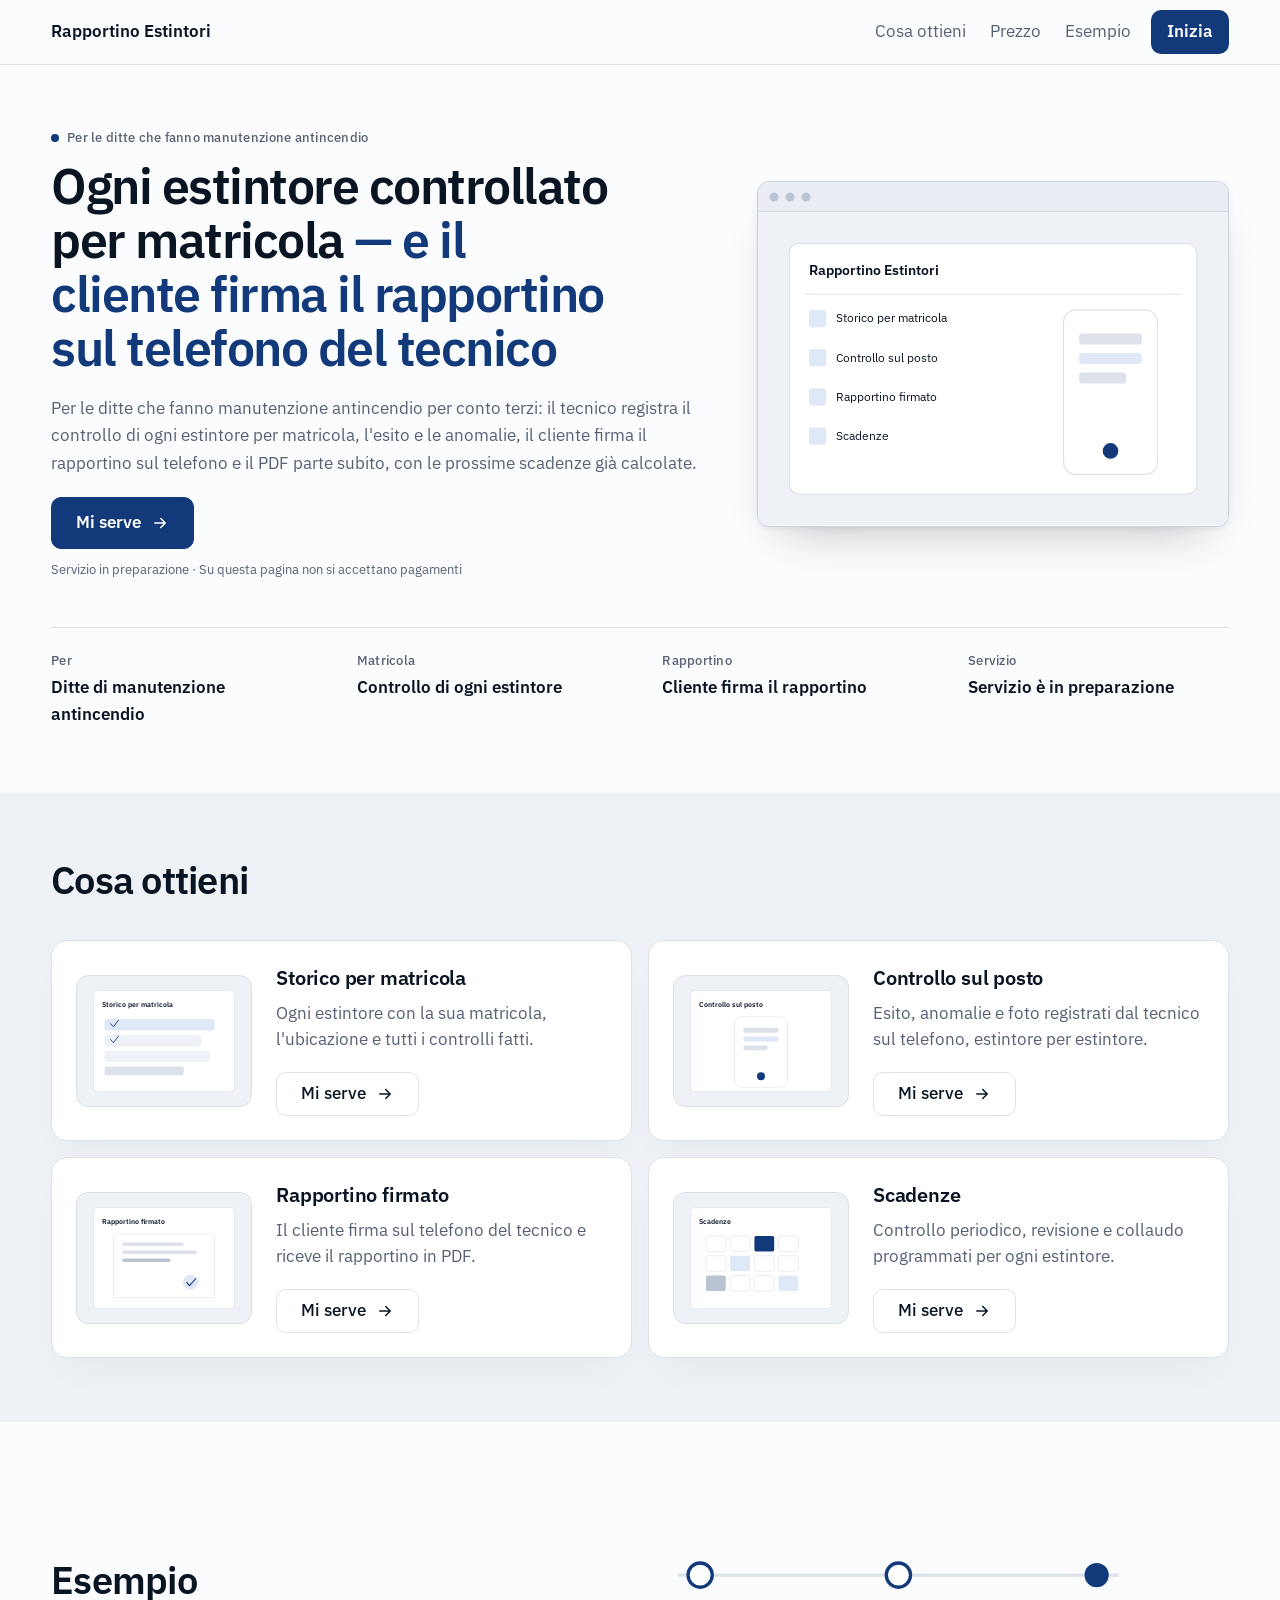
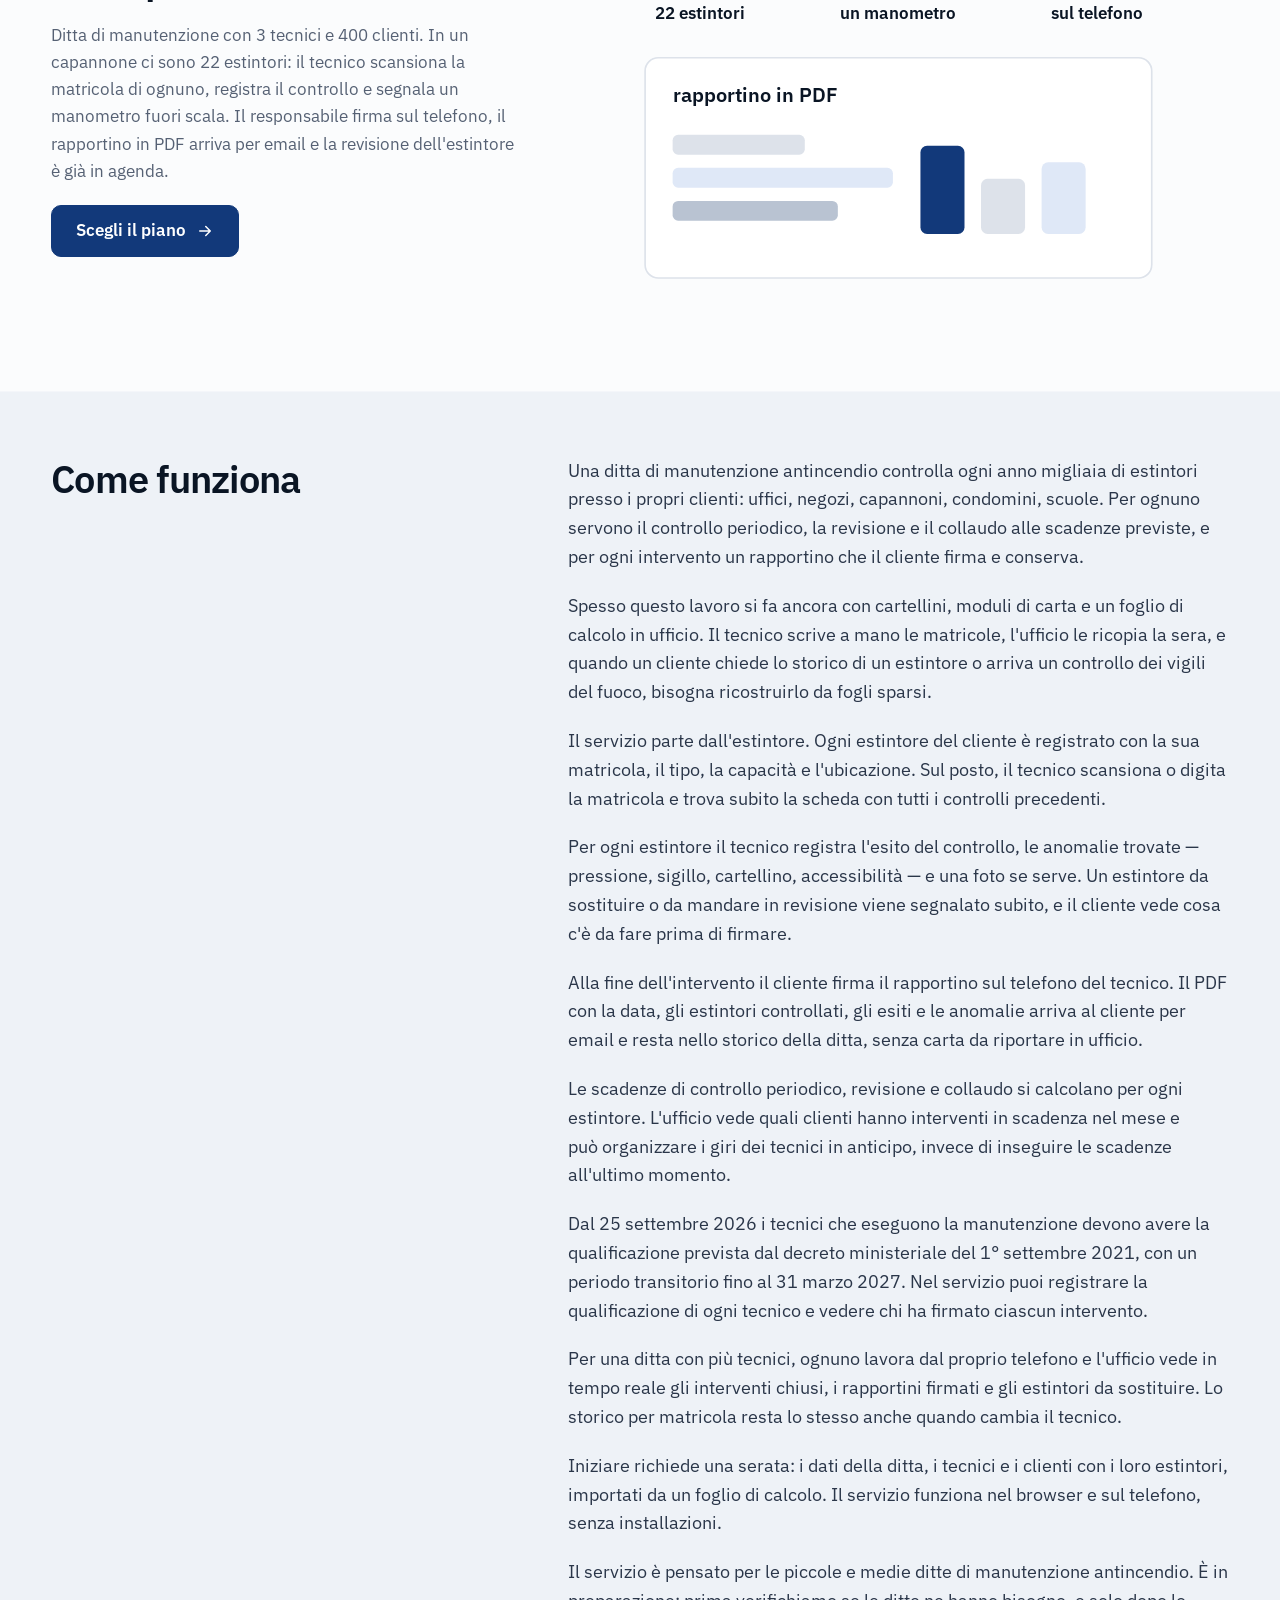
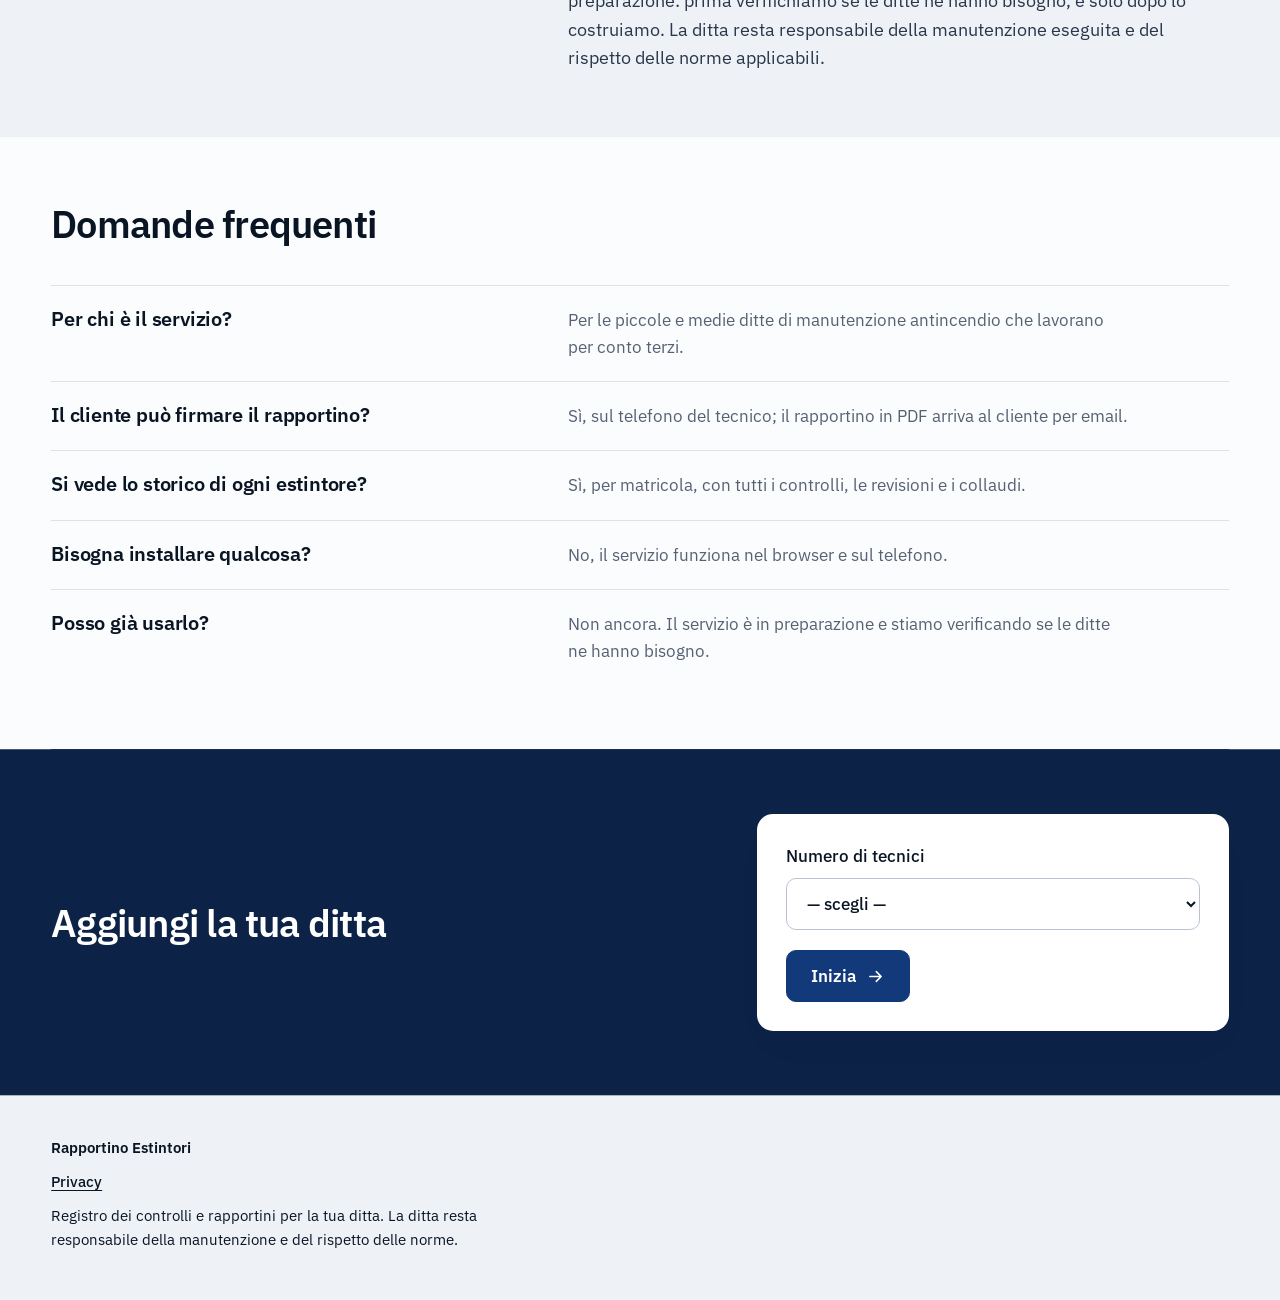
<file: index.html>
<!doctype html>
<html lang="it-IT">
<head>
<meta charset="utf-8">
<!-- Google Tag Manager -->
<script>(function(w,d,s,l,i){w[l]=w[l]||[];w[l].push({'gtm.start':
new Date().getTime(),event:'gtm.js'});var f=d.getElementsByTagName(s)[0],
j=d.createElement(s),dl=l!='dataLayer'?'&l='+l:'';j.async=true;j.src=
'https://www.googletagmanager.com/gtm.js?id='+i+dl;f.parentNode.insertBefore(j,f);
})(window,document,'script','dataLayer','GTM-N4QFD4R3');</script>
<!-- End Google Tag Manager -->
<meta name="viewport" content="width=device-width,initial-scale=1">
<link rel="canonical" href="https://estintori.dokufile.com/">
<title>Controllo estintori per matricola e rapportino firmato</title>
<meta name="description" content="Per le ditte di manutenzione antincendio: controllo di ogni estintore per matricola sul telefono e rapportino PDF firmato dal cliente.">
<link rel="icon" href="favicon.svg">
<link rel="stylesheet" href="style.css">
<link rel="preconnect" href="https://fonts.googleapis.com">
<link rel="preconnect" href="https://fonts.gstatic.com" crossorigin>
<link rel="stylesheet" href="https://fonts.googleapis.com/css2?family=IBM+Plex+Sans:wght@400;500;600&display=swap">
<link rel="stylesheet" href="variant.css">
<script src="smoke.js" defer></script>
<!-- faq-jsonld:start -->
<script type="application/ld+json">
{
 "@context": "https://schema.org",
 "@type": "FAQPage",
 "mainEntity": [
  {
   "@type": "Question",
   "name": "Per chi è il servizio?",
   "acceptedAnswer": {
    "@type": "Answer",
    "text": "Per le piccole e medie ditte di manutenzione antincendio che lavorano per conto terzi."
   }
  },
  {
   "@type": "Question",
   "name": "Il cliente può firmare il rapportino?",
   "acceptedAnswer": {
    "@type": "Answer",
    "text": "Sì, sul telefono del tecnico; il rapportino in PDF arriva al cliente per email."
   }
  },
  {
   "@type": "Question",
   "name": "Si vede lo storico di ogni estintore?",
   "acceptedAnswer": {
    "@type": "Answer",
    "text": "Sì, per matricola, con tutti i controlli, le revisioni e i collaudi."
   }
  },
  {
   "@type": "Question",
   "name": "Bisogna installare qualcosa?",
   "acceptedAnswer": {
    "@type": "Answer",
    "text": "No, il servizio funziona nel browser e sul telefono."
   }
  },
  {
   "@type": "Question",
   "name": "Posso già usarlo?",
   "acceptedAnswer": {
    "@type": "Answer",
    "text": "Non ancora. Il servizio è in preparazione e stiamo verificando se le ditte ne hanno bisogno."
   }
  }
 ]
}
</script>
<!-- faq-jsonld:end -->
</head>
<body>
<!-- Google Tag Manager (noscript) -->
<noscript><iframe src="https://www.googletagmanager.com/ns.html?id=GTM-N4QFD4R3"
height="0" width="0" style="display:none;visibility:hidden"></iframe></noscript>
<!-- End Google Tag Manager (noscript) -->

<header><div class="shell">
  <a class="home" href="index.html" data-ev="click_logo_home">Rapportino Estintori</a>
  <nav><a href="#cosa" data-ev="click_nav_cosa">Cosa ottieni</a><a href="price.html" data-ev="click_nav_prezzo">Prezzo</a><a href="#esempio" data-ev="click_nav_esempio">Esempio</a><a href="#start" data-ev="click_nav_start">Inizia</a></nav>
</div></header>

<main class="shell">
  <section class="split">
    <div class="stack">
      <p class="meta rise"><span class="dot"></span> Per le ditte che fanno manutenzione antincendio</p>
      <h1 class="rise" style="--i:1" data-len="long">Ogni estintore controllato per matricola&nbsp;<span class="soft">— e il cliente firma il rapportino sul telefono del tecnico</span></h1>
      <p class="rise" style="--i:2">Per le ditte che fanno manutenzione antincendio per conto terzi: il tecnico registra il controllo di ogni estintore per matricola, l'esito e le anomalie, il cliente firma il rapportino sul telefono e il PDF parte subito, con le prossime scadenze già calcolate.</p>
      <a class="button rise" style="--i:3" href="price.html" data-ev="cta_click">Mi serve</a>
      <p class="meta rise" style="--i:4">Servizio in preparazione · Su questa pagina non si accettano pagamenti</p>
    </div>
    <figure class="window rise" style="--i:2"><svg aria-hidden="true" focusable="false" class="shot" xmlns="http://www.w3.org/2000/svg" viewBox="0 0 1200 800"><rect width="1200" height="800" fill="#eef2f7" /><rect x="80" y="80" width="1040" height="640" rx="24" fill="#ffffff" stroke="#dde2ea" stroke-width="3" /><text x="130" y="160" font-size="36" font-weight="600" fill="#0a1524">Rapportino Estintori</text><line x1="120" y1="210" x2="1080" y2="210" stroke="#dde2ea" stroke-width="3" /><rect x="130" y="250" width="44" height="44" rx="8" fill="#dfe8f7" /><text x="200" y="282" font-size="30" fill="#0a1524">Storico per matricola</text><rect x="130" y="350" width="44" height="44" rx="8" fill="#dfe8f7" /><text x="200" y="382" font-size="30" fill="#0a1524">Controllo sul posto</text><rect x="130" y="450" width="44" height="44" rx="8" fill="#dfe8f7" /><text x="200" y="482" font-size="30" fill="#0a1524">Rapportino firmato</text><rect x="130" y="550" width="44" height="44" rx="8" fill="#dfe8f7" /><text x="200" y="582" font-size="30" fill="#0a1524">Scadenze</text><rect x="780" y="250" width="240" height="420" rx="32" fill="#ffffff" stroke="#dde2ea" stroke-width="3" /><rect x="820" y="310" width="160" height="28" rx="8" fill="#dde2ea" /><rect x="820" y="360" width="160" height="28" rx="8" fill="#dfe8f7" /><rect x="820" y="410" width="120" height="28" rx="8" fill="#dde2ea" /><circle cx="900" cy="610" r="20" fill="#12397a" /></svg></figure>
    <dl class="facts">
      <div><dt>Per</dt><dd>Ditte di manutenzione antincendio</dd></div>
      <div><dt>Matricola</dt><dd>Controllo di ogni estintore</dd></div>
      <div><dt>Rapportino</dt><dd>Cliente firma il rapportino</dd></div>
      <div><dt>Servizio</dt><dd>Servizio è in preparazione</dd></div>
    </dl>
  </section>

  <section id="cosa" data-view="features_view">
    <div class="stack"><h2>Cosa ottieni</h2></div>
    <div class="bento">
      <article class="tile stack reveal">
        <div class="art"><svg aria-hidden="true" focusable="false" xmlns="http://www.w3.org/2000/svg" viewBox="0 0 800 600"><rect width="800" height="600" fill="#eef2f7" /><rect x="80" y="70" width="640" height="460" rx="22" fill="#ffffff" stroke="#dde2ea" stroke-width="3" /><text x="120" y="145" font-size="32" font-weight="600" fill="#0a1524">Storico per matricola</text><rect x="130" y="200" width="500" height="52" rx="10" fill="#dfe8f7" /><rect x="130" y="272" width="440" height="52" rx="10" fill="#eef2f7" /><rect x="130" y="344" width="480" height="52" rx="10" fill="#eef2f7" /><rect x="130" y="416" width="360" height="40" rx="10" fill="#dde2ea" /><polyline points="156,220 170,236 194,204" fill="none" stroke="#12397a" stroke-width="4" /><polyline points="156,292 170,308 194,276" fill="none" stroke="#12397a" stroke-width="4" /></svg></div>
        <h3>Storico per matricola</h3><p>Ogni estintore con la sua matricola, l'ubicazione e tutti i controlli fatti.</p>
        <a class="button quiet" href="price.html" data-ev="feature_matricola">Mi serve</a>
      </article>
      <article class="tile stack reveal">
        <div class="art"><svg aria-hidden="true" focusable="false" xmlns="http://www.w3.org/2000/svg" viewBox="0 0 800 600"><rect width="800" height="600" fill="#eef2f7" /><rect x="80" y="70" width="640" height="460" rx="22" fill="#ffffff" stroke="#dde2ea" stroke-width="3" /><text x="120" y="145" font-size="32" font-weight="600" fill="#0a1524">Controllo sul posto</text><rect x="280" y="190" width="240" height="320" rx="32" fill="#ffffff" stroke="#dde2ea" stroke-width="3" /><rect x="320" y="240" width="160" height="22" rx="8" fill="#dde2ea" /><rect x="320" y="280" width="160" height="22" rx="8" fill="#dfe8f7" /><rect x="320" y="320" width="110" height="22" rx="8" fill="#dde2ea" /><circle cx="400" cy="460" r="18" fill="#12397a" /></svg></div>
        <h3>Controllo sul posto</h3><p>Esito, anomalie e foto registrati dal tecnico sul telefono, estintore per estintore.</p>
        <a class="button quiet" href="price.html" data-ev="feature_controllo">Mi serve</a>
      </article>
      <article class="tile stack reveal">
        <div class="art"><svg aria-hidden="true" focusable="false" xmlns="http://www.w3.org/2000/svg" viewBox="0 0 800 600"><rect width="800" height="600" fill="#eef2f7" /><rect x="80" y="70" width="640" height="460" rx="22" fill="#ffffff" stroke="#dde2ea" stroke-width="3" /><text x="120" y="145" font-size="32" font-weight="600" fill="#0a1524">Rapportino firmato</text><rect x="170" y="190" width="460" height="290" rx="8" fill="#ffffff" stroke="#dde2ea" stroke-width="3" /><rect x="210" y="230" width="280" height="16" rx="8" fill="#dde2ea" /><rect x="210" y="266" width="340" height="16" rx="8" fill="#dde2ea" /><rect x="210" y="302" width="220" height="16" rx="8" fill="#b9c3d2" /><circle cx="520" cy="410" r="34" fill="#dfe8f7" /><polyline points="502,410 516,426 546,392" fill="none" stroke="#12397a" stroke-width="5" /></svg></div>
        <h3>Rapportino firmato</h3><p>Il cliente firma sul telefono del tecnico e riceve il rapportino in PDF.</p>
        <a class="button quiet" href="price.html" data-ev="feature_rapportino">Mi serve</a>
      </article>
      <article class="tile stack reveal">
        <div class="art"><svg aria-hidden="true" focusable="false" xmlns="http://www.w3.org/2000/svg" viewBox="0 0 800 600"><rect width="800" height="600" fill="#eef2f7" /><rect x="80" y="70" width="640" height="460" rx="22" fill="#ffffff" stroke="#dde2ea" stroke-width="3" /><text x="120" y="145" font-size="32" font-weight="600" fill="#0a1524">Scadenze</text><rect x="150" y="200" width="90" height="70" rx="8" fill="#ffffff" stroke="#dde2ea" stroke-width="3" /><rect x="260" y="200" width="90" height="70" rx="8" fill="#ffffff" stroke="#dde2ea" stroke-width="3" /><rect x="370" y="200" width="90" height="70" rx="8" fill="#12397a" /><rect x="480" y="200" width="90" height="70" rx="8" fill="#ffffff" stroke="#dde2ea" stroke-width="3" /><rect x="150" y="290" width="90" height="70" rx="8" fill="#ffffff" stroke="#dde2ea" stroke-width="3" /><rect x="260" y="290" width="90" height="70" rx="8" fill="#dfe8f7" /><rect x="370" y="290" width="90" height="70" rx="8" fill="#ffffff" stroke="#dde2ea" stroke-width="3" /><rect x="480" y="290" width="90" height="70" rx="8" fill="#ffffff" stroke="#dde2ea" stroke-width="3" /><rect x="150" y="380" width="90" height="70" rx="8" fill="#b9c3d2" /><rect x="260" y="380" width="90" height="70" rx="8" fill="#ffffff" stroke="#dde2ea" stroke-width="3" /><rect x="370" y="380" width="90" height="70" rx="8" fill="#ffffff" stroke="#dde2ea" stroke-width="3" /><rect x="480" y="380" width="90" height="70" rx="8" fill="#dfe8f7" /></svg></div>
        <h3>Scadenze</h3><p>Controllo periodico, revisione e collaudo programmati per ogni estintore.</p>
        <a class="button quiet" href="price.html" data-ev="feature_scadenze">Mi serve</a>
      </article>
    </div>
  </section>

  <section id="esempio" data-view="example_view" class="split flip">
    <div class="stack">
      <h2>Esempio</h2>
      <p>Ditta di manutenzione con 3 tecnici e 400 clienti. In un capannone ci sono 22 estintori: il tecnico scansiona la matricola di ognuno, registra il controllo e segnala un manometro fuori scala. Il responsabile firma sul telefono, il rapportino in PDF arriva per email e la revisione dell'estintore è già in agenda.</p>
    <a class="button" href="price.html" data-ev="click_cta_after_example">Scegli il piano</a>
    </div>
<svg aria-hidden="true" focusable="false" class="shot reveal" xmlns="http://www.w3.org/2000/svg" viewBox="0 0 1200 800"><rect width="1200" height="800" fill="#eef2f7" /><line x1="200" y1="160" x2="1000" y2="160" stroke="#dde2ea" stroke-width="6" /><circle cx="240" cy="160" r="22" fill="#ffffff" stroke="#12397a" stroke-width="6" /><circle cx="600" cy="160" r="22" fill="#ffffff" stroke="#12397a" stroke-width="6" /><circle cx="960" cy="160" r="22" fill="#12397a" /><text x="240" y="240" font-size="30" font-weight="600" fill="#0a1524" text-anchor="middle">22 estintori</text><text x="600" y="240" font-size="30" font-weight="600" fill="#0a1524" text-anchor="middle">un manometro</text><text x="960" y="240" font-size="30" font-weight="600" fill="#0a1524" text-anchor="middle">sul telefono</text><rect x="140" y="310" width="920" height="400" rx="24" fill="#ffffff" stroke="#dde2ea" stroke-width="3" /><text x="190" y="390" font-size="36" font-weight="600" fill="#0a1524">rapportino in PDF</text><rect x="190" y="450" width="240" height="36" rx="10" fill="#dde2ea" /><rect x="190" y="510" width="400" height="36" rx="10" fill="#dfe8f7" /><rect x="190" y="570" width="300" height="36" rx="10" fill="#b9c3d2" /><rect x="640" y="470" width="80" height="160" rx="12" fill="#12397a" /><rect x="750" y="530" width="80" height="100" rx="12" fill="#dde2ea" /><rect x="860" y="500" width="80" height="130" rx="12" fill="#dfe8f7" /></svg>
  </section>
<!-- seo-tekst:start -->
  <section id="opis" class="split flip">
    <div class="stack"><h2>Come funziona</h2></div>
    <div class="stack">
      <p>Una ditta di manutenzione antincendio controlla ogni anno migliaia di estintori presso i propri clienti: uffici, negozi, capannoni, condomini, scuole. Per ognuno servono il controllo periodico, la revisione e il collaudo alle scadenze previste, e per ogni intervento un rapportino che il cliente firma e conserva.</p>
    <p>Spesso questo lavoro si fa ancora con cartellini, moduli di carta e un foglio di calcolo in ufficio. Il tecnico scrive a mano le matricole, l'ufficio le ricopia la sera, e quando un cliente chiede lo storico di un estintore o arriva un controllo dei vigili del fuoco, bisogna ricostruirlo da fogli sparsi.</p>
    <p>Il servizio parte dall'estintore. Ogni estintore del cliente è registrato con la sua matricola, il tipo, la capacità e l'ubicazione. Sul posto, il tecnico scansiona o digita la matricola e trova subito la scheda con tutti i controlli precedenti.</p>
    <p>Per ogni estintore il tecnico registra l'esito del controllo, le anomalie trovate — pressione, sigillo, cartellino, accessibilità — e una foto se serve. Un estintore da sostituire o da mandare in revisione viene segnalato subito, e il cliente vede cosa c'è da fare prima di firmare.</p>
    <p>Alla fine dell'intervento il cliente firma il rapportino sul telefono del tecnico. Il PDF con la data, gli estintori controllati, gli esiti e le anomalie arriva al cliente per email e resta nello storico della ditta, senza carta da riportare in ufficio.</p>
    <p>Le scadenze di controllo periodico, revisione e collaudo si calcolano per ogni estintore. L'ufficio vede quali clienti hanno interventi in scadenza nel mese e può organizzare i giri dei tecnici in anticipo, invece di inseguire le scadenze all'ultimo momento.</p>
    <p>Dal 25 settembre 2026 i tecnici che eseguono la manutenzione devono avere la qualificazione prevista dal decreto ministeriale del 1° settembre 2021, con un periodo transitorio fino al 31 marzo 2027. Nel servizio puoi registrare la qualificazione di ogni tecnico e vedere chi ha firmato ciascun intervento.</p>
    <p>Per una ditta con più tecnici, ognuno lavora dal proprio telefono e l'ufficio vede in tempo reale gli interventi chiusi, i rapportini firmati e gli estintori da sostituire. Lo storico per matricola resta lo stesso anche quando cambia il tecnico.</p>
    <p>Iniziare richiede una serata: i dati della ditta, i tecnici e i clienti con i loro estintori, importati da un foglio di calcolo. Il servizio funziona nel browser e sul telefono, senza installazioni.</p>
    <p>Il servizio è pensato per le piccole e medie ditte di manutenzione antincendio. È in preparazione: prima verifichiamo se le ditte ne hanno bisogno, e solo dopo lo costruiamo. La ditta resta responsabile della manutenzione eseguita e del rispetto delle norme applicabili.</p>
    </div>
  </section>
  <section id="faq">
    <div class="stack"><h2>Domande frequenti</h2></div>
    <div class="rows">
      <div class="split flip"><h3>Per chi è il servizio?</h3><p>Per le piccole e medie ditte di manutenzione antincendio che lavorano per conto terzi.</p></div>
      <div class="split flip"><h3>Il cliente può firmare il rapportino?</h3><p>Sì, sul telefono del tecnico; il rapportino in PDF arriva al cliente per email.</p></div>
      <div class="split flip"><h3>Si vede lo storico di ogni estintore?</h3><p>Sì, per matricola, con tutti i controlli, le revisioni e i collaudi.</p></div>
      <div class="split flip"><h3>Bisogna installare qualcosa?</h3><p>No, il servizio funziona nel browser e sul telefono.</p></div>
      <div class="split flip"><h3>Posso già usarlo?</h3><p>Non ancora. Il servizio è in preparazione e stiamo verificando se le ditte ne hanno bisogno.</p></div>
    </div>
  </section>
<!-- seo-tekst:end -->
  <section id="start" data-view="start_view" class="split">
    <div class="stack">
      <h2>Aggiungi la tua ditta</h2>
    </div>
    <div class="tile stack">
      <label>Numero di tecnici<select data-ev-focus="form_start"><option value="">— scegli —</option><option>1</option><option>2–3</option><option>4–10</option><option>Più di 10</option></select></label>
      <a class="button" href="price.html" data-ev="form_submit_click">Inizia</a>
    </div>
  </section>
</main>

<footer><div class="shell">
  <p><b>Rapportino Estintori</b></p>
  <p><a href="privacy.html" data-ev="click_legal_privacy">Privacy</a></p>
  <p>Registro dei controlli e rapportini per la tua ditta. La ditta resta responsabile della manutenzione e del rispetto delle norme.</p>
</div></footer>

</body>
</html>
</file>
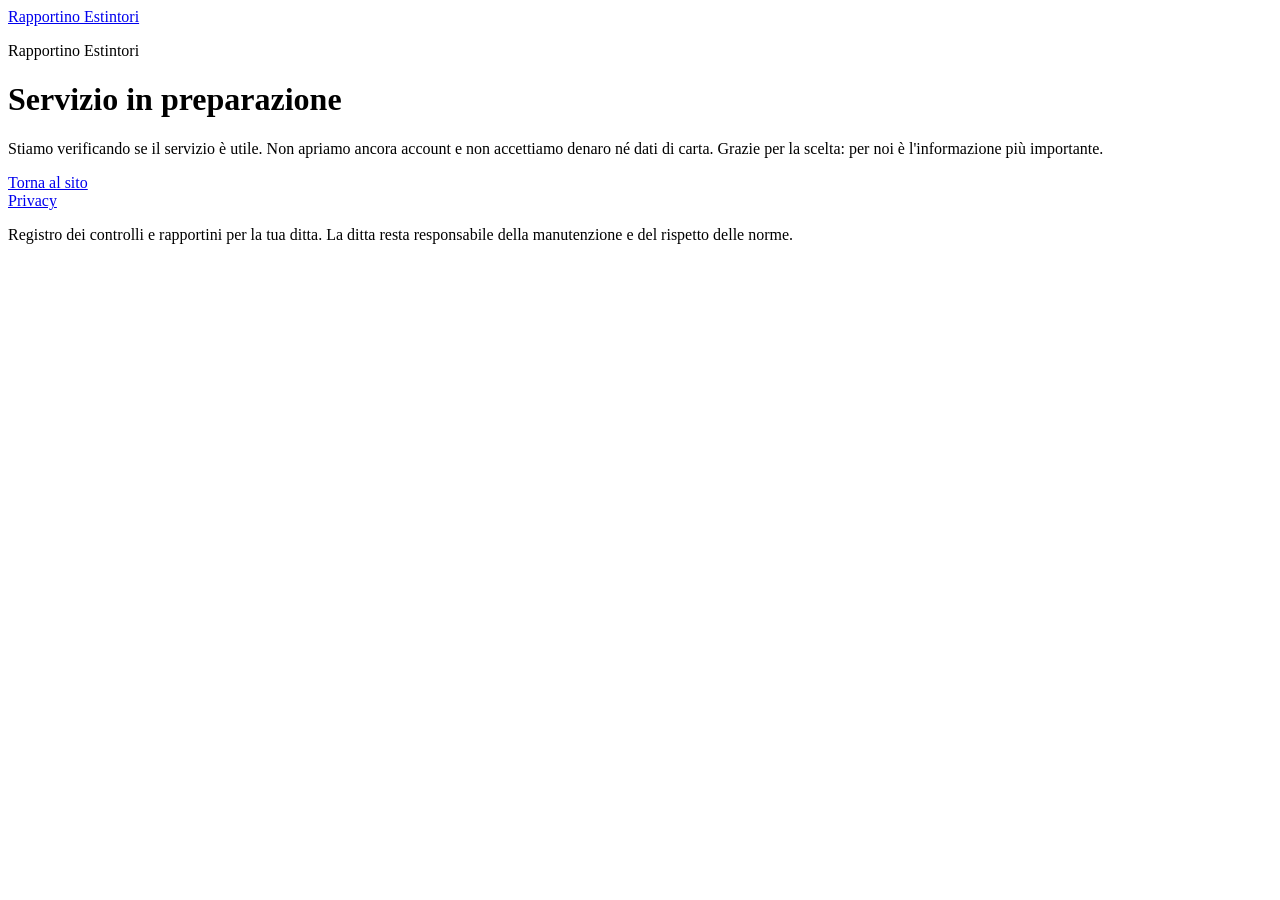
<file: pay.html>
<!doctype html>
<html lang="it-IT">
<head>
<meta charset="utf-8">
<!-- Google Tag Manager -->
<script>(function(w,d,s,l,i){w[l]=w[l]||[];w[l].push({'gtm.start':
new Date().getTime(),event:'gtm.js'});var f=d.getElementsByTagName(s)[0],
j=d.createElement(s),dl=l!='dataLayer'?'&l='+l:'';j.async=true;j.src=
'https://www.googletagmanager.com/gtm.js?id='+i+dl;f.parentNode.insertBefore(j,f);
})(window,document,'script','dataLayer','GTM-N4QFD4R3');</script>
<!-- End Google Tag Manager -->
<meta name="viewport" content="width=device-width,initial-scale=1">
<link rel="canonical" href="https://estintori.dokufile.com/pay.html">
<title>Rapportino Estintori — pagamento non ancora possibile</title>
<meta name="robots" content="noindex,nofollow">
<link rel="icon" href="favicon.svg">
<link rel="stylesheet" href="style.css">
<script src="smoke.js" defer></script>
</head>
<body data-page="pay">
<!-- Google Tag Manager (noscript) -->
<noscript><iframe src="https://www.googletagmanager.com/ns.html?id=GTM-N4QFD4R3"
height="0" width="0" style="display:none;visibility:hidden"></iframe></noscript>
<!-- End Google Tag Manager (noscript) -->
<header class="site"><div class="wrap bar">
  <a class="brand" href="index.html" data-ev="click_logo_home"><span class="mark"></span>Rapportino Estintori</a>
</div></header>
<main class="page"><div class="wrap narrow center">
  <p class="eyebrow">Rapportino Estintori</p>
  <h1>Servizio in preparazione</h1>
  <p class="lead">Stiamo verificando se il servizio è utile. Non apriamo ancora account e non accettiamo denaro né dati di carta. Grazie per la scelta: per noi è l'informazione più importante.</p>
  <p class="note" data-show="plan" hidden>La scelta del piano è stata registrata in forma anonima, senza i tuoi dati.</p>
  <p class="note" data-show="feature" hidden>La scelta della funzione è stata registrata in forma anonima, senza i tuoi dati.</p>
  <p class="note" data-show="intent" hidden>La richiesta è stata registrata in forma anonima, senza i tuoi dati e documenti.</p>
  <div class="actions"><a class="btn primary" href="index.html" data-ev="click_back">Torna al sito</a></div>
  <p class="note" data-show="sent" hidden>Grazie: ti scriveremo una sola volta, all'avvio del servizio.</p>
  <div id="email-box" class="card" style="margin:44px auto 0;max-width:560px;text-align:left"><h2>Avviso di avvio</h2><p>Se vuoi, lascia il tuo indirizzo e-mail: invieremo un solo messaggio all'avvio del servizio. Il campo è facoltativo.</p><div data-form-slot></div><p class="note" style="margin:6px 0 0"><a href="privacy.html" data-ev="click_legal_privacy">Privacy</a></p></div>
</div></main>
<footer class="site-foot"><div class="wrap">
  <p style="margin:0"><a href="privacy.html" data-ev="click_legal_privacy">Privacy</a></p>
  <p class="muted">Registro dei controlli e rapportini per la tua ditta. La ditta resta responsabile della manutenzione e del rispetto delle norme.</p>
</div></footer>
</body>
</html>
</file>
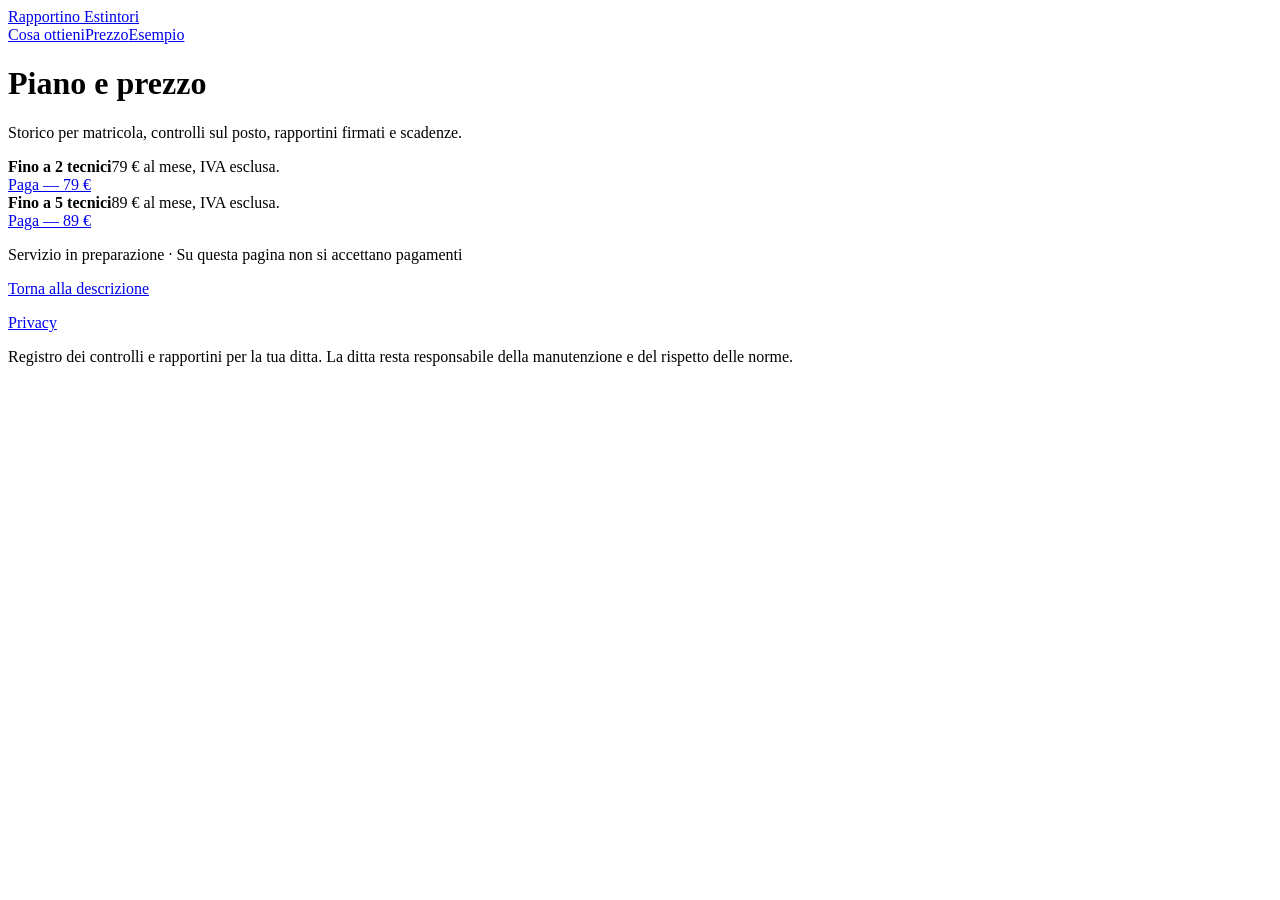
<file: price.html>
<!doctype html>
<html lang="it-IT">
<head>
<meta charset="utf-8">
<!-- Google Tag Manager -->
<script>(function(w,d,s,l,i){w[l]=w[l]||[];w[l].push({'gtm.start':
new Date().getTime(),event:'gtm.js'});var f=d.getElementsByTagName(s)[0],
j=d.createElement(s),dl=l!='dataLayer'?'&l='+l:'';j.async=true;j.src=
'https://www.googletagmanager.com/gtm.js?id='+i+dl;f.parentNode.insertBefore(j,f);
})(window,document,'script','dataLayer','GTM-N4QFD4R3');</script>
<!-- End Google Tag Manager -->
<meta name="viewport" content="width=device-width,initial-scale=1">
<link rel="canonical" href="https://estintori.dokufile.com/price.html">
<title>Prezzo — controllo estintori e rapportini firmati</title>
<meta name="description" content="Prezzo mensile del registro dei controlli degli estintori per matricola con rapportino firmato dal cliente.">
<link rel="icon" href="favicon.svg">
<link rel="stylesheet" href="style.css">
<script src="smoke.js" defer></script>
<script>
  /* Pagina prezzi aperta — price_view tramite smoke.js (window.smokeTrack). */
  document.addEventListener("DOMContentLoaded", function () { if (window.smokeTrack) window.smokeTrack("price_view"); });
</script>
</head>
<body data-page="price">
<!-- Google Tag Manager (noscript) -->
<noscript><iframe src="https://www.googletagmanager.com/ns.html?id=GTM-N4QFD4R3"
height="0" width="0" style="display:none;visibility:hidden"></iframe></noscript>
<!-- End Google Tag Manager (noscript) -->

<header><div class="wrap">
  <div class="logo"><a href="index.html" data-ev="click_logo_home">Rapportino Estintori</a></div>
  <nav class="top"><a href="index.html#cosa" data-ev="click_nav_cosa">Cosa ottieni</a><a href="price.html" data-ev="click_nav_prezzo">Prezzo</a><a href="index.html#esempio" data-ev="click_nav_esempio">Esempio</a></nav>
</div></header>

<div class="wrap">
  <div class="hero">
    <h1>Piano e prezzo</h1>
    <p class="sub">Storico per matricola, controlli sul posto, rapportini firmati e scadenze.</p>
  </div>

  <section id="prezzo">
    <div class="grid">
      <div class="card"><b>Fino a 2 tecnici</b><span>79 € al mese, IVA esclusa.</span><br><a class="btn" href="pay.html?plan=base" data-ev="payment_click click_pay_base">Paga — 79 €</a></div>
      <div class="card"><b>Fino a 5 tecnici</b><span>89 € al mese, IVA esclusa.</span><br><a class="btn" href="pay.html?plan=ditta" data-ev="payment_click click_pay_ditta">Paga — 89 €</a></div>
    </div>
    <p class="cta-note">Servizio in preparazione · Su questa pagina non si accettano pagamenti</p>
    <div class="actions"><a class="btn" href="index.html" data-ev="click_back">Torna alla descrizione</a></div>
  </section>
</div>

<footer><div class="wrap">
  <p><a href="privacy.html" data-ev="click_legal_privacy">Privacy</a></p>
  <p class="muted">Registro dei controlli e rapportini per la tua ditta. La ditta resta responsabile della manutenzione e del rispetto delle norme.</p>
</div></footer>

</body>
</html>
</file>
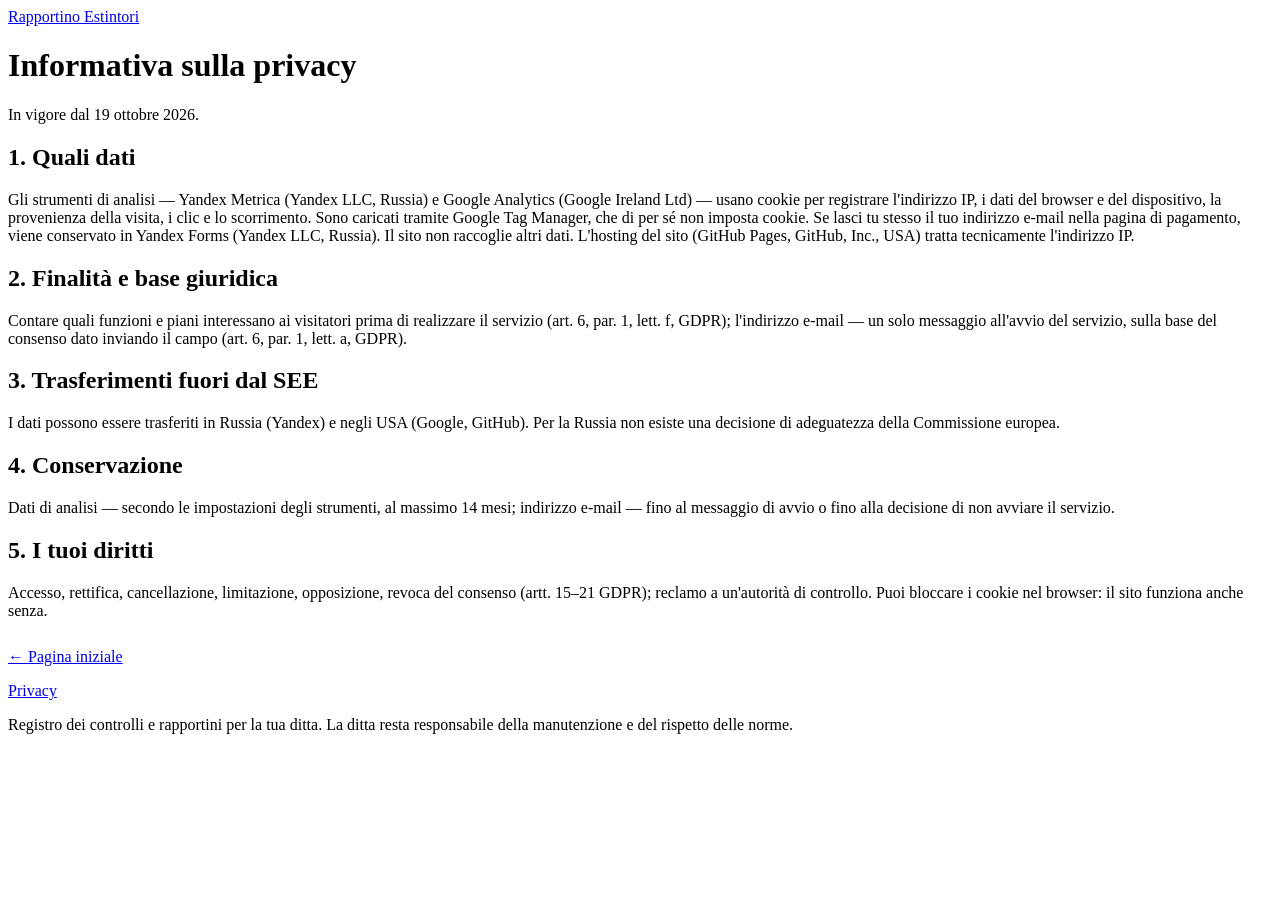
<file: privacy.html>
<!doctype html>
<html lang="it-IT">
<head>
<meta charset="utf-8">
<!-- Google Tag Manager -->
<script>(function(w,d,s,l,i){w[l]=w[l]||[];w[l].push({'gtm.start':
new Date().getTime(),event:'gtm.js'});var f=d.getElementsByTagName(s)[0],
j=d.createElement(s),dl=l!='dataLayer'?'&l='+l:'';j.async=true;j.src=
'https://www.googletagmanager.com/gtm.js?id='+i+dl;f.parentNode.insertBefore(j,f);
})(window,document,'script','dataLayer','GTM-N4QFD4R3');</script>
<!-- End Google Tag Manager -->
<meta name="viewport" content="width=device-width,initial-scale=1">
<link rel="canonical" href="https://estintori.dokufile.com/privacy.html">
<title>Rapportino Estintori — Informativa sulla privacy</title>
<meta name="description" content="Rapportino Estintori: quali dati raccoglie il sito, perché, dove vanno, per quanto sono conservati e i tuoi diritti.">
<link rel="icon" href="favicon.svg">
<link rel="stylesheet" href="style.css">
<script src="smoke.js" defer></script>
</head>
<body>
<!-- Google Tag Manager (noscript) -->
<noscript><iframe src="https://www.googletagmanager.com/ns.html?id=GTM-N4QFD4R3"
height="0" width="0" style="display:none;visibility:hidden"></iframe></noscript>
<!-- End Google Tag Manager (noscript) -->
<header class="site"><div class="wrap bar">
  <a class="brand" href="index.html" data-ev="click_logo_home"><span class="mark"></span>Rapportino Estintori</a>
</div></header>
<main class="page"><div class="wrap narrow doc">
  <h1>Informativa sulla privacy</h1>
  <p class="lead">In vigore dal 19 ottobre 2026.</p>
  <h2>1. Quali dati</h2>
  <p>Gli strumenti di analisi — Yandex Metrica (Yandex LLC, Russia) e Google Analytics (Google Ireland Ltd) — usano cookie per registrare l'indirizzo IP, i dati del browser e del dispositivo, la provenienza della visita, i clic e lo scorrimento. Sono caricati tramite Google Tag Manager, che di per sé non imposta cookie. Se lasci tu stesso il tuo indirizzo e-mail nella pagina di pagamento, viene conservato in Yandex Forms (Yandex LLC, Russia). Il sito non raccoglie altri dati. L'hosting del sito (GitHub Pages, GitHub, Inc., USA) tratta tecnicamente l'indirizzo IP.</p>
  <h2>2. Finalità e base giuridica</h2>
  <p>Contare quali funzioni e piani interessano ai visitatori prima di realizzare il servizio (art. 6, par. 1, lett. f, GDPR); l'indirizzo e-mail — un solo messaggio all'avvio del servizio, sulla base del consenso dato inviando il campo (art. 6, par. 1, lett. a, GDPR).</p>
  <h2>3. Trasferimenti fuori dal SEE</h2>
  <p>I dati possono essere trasferiti in Russia (Yandex) e negli USA (Google, GitHub). Per la Russia non esiste una decisione di adeguatezza della Commissione europea.</p>
  <h2>4. Conservazione</h2>
  <p>Dati di analisi — secondo le impostazioni degli strumenti, al massimo 14 mesi; indirizzo e-mail — fino al messaggio di avvio o fino alla decisione di non avviare il servizio.</p>
  <h2>5. I tuoi diritti</h2>
  <p>Accesso, rettifica, cancellazione, limitazione, opposizione, revoca del consenso (artt. 15–21 GDPR); reclamo a un'autorità di controllo. Puoi bloccare i cookie nel browser: il sito funziona anche senza.</p>
  <p style="margin-top:28px"><a href="index.html" data-ev="click_legal_back">&larr; Pagina iniziale</a></p>
</div></main>
<footer class="site-foot"><div class="wrap">
  <p style="margin:0"><a href="privacy.html" data-ev="click_legal_privacy">Privacy</a></p>
  <p class="muted">Registro dei controlli e rapportini per la tua ditta. La ditta resta responsabile della manutenzione e del rispetto delle norme.</p>
</div></footer>
</body>
</html>
</file>
<file: style.css>
/* Общая база смоков (СМ-23): стиль — один на все смоки, правит «Смоки» в super-romeo/smoki-base. */
@import url("https://super-romeo.github.io/smoki-base/v1/style.css");
</file>
<file: variant.css>
/* Final sample v13 — one layer (СМ-45): tokens in :root, then general rules.
   Owner's ten choices: layout 17 · IBM Plex Sans · navy palette · background 06 (grey bands, dark form band) ·
   shape 02 (medium radius) · cards 05 (2×2, picture on the side) · hero 07 (picture in a window frame) ·
   density 02 (compact) · header 07 (button in header, light-grey footer) · motion 04 (load cascade only).
   Four commands on top: polish (whole) · emil-design-eng (interaction layer, no image placeholder colour) ·
   mobile-native (safe areas, footer press) · typeset (measure, leading and tracking per role, fallback face). */

/* fallback with Plex metrics: the swap from Segoe UI / Arial does not reflow lines */
@font-face { font-family: "Plex Fallback"; src: local("Segoe UI"), local("Arial"); size-adjust: 101.7%; ascent-override: 100.8%; descent-override: 27%; line-gap-override: 0%; }

:root {
  /* colour — one blue accent; white text on it passes AA */
  --canvas: #fbfcfd;
  --surface: #ffffff;
  --ink: #0a1524;
  --steel: #566174;
  --line: #dde2ea;
  --line-strong: #b9c3d2;
  --accent: #12397a;
  --accent-hover: #0d2247;              /* the dark band colour, no new hue */
  --accent-wash: #dfe8f7;
  --focus: #2f6fd6;
  --band-grey: #eef2f7;
  --band-dark: #0d2247;
  --shadow: 0 20px 40px -15px rgba(0, 0, 0, .05);
  /* type — one family; the larger the type, the tighter tracking and leading */
  --font-sans: "IBM Plex Sans", "Plex Fallback", "Segoe UI", system-ui, sans-serif;
  --text-display: clamp(2.25rem, 5vw, 3.75rem);
  --text-h2: clamp(1.75rem, 3vw, 2.5rem);
  --text-h3: 1.25rem;
  --text-body: 1.0625rem;
  --text-meta: .8125rem;
  --tracking-display: -.03em;
  --tracking: -.02em;
  --tracking-h3: -.01em;
  --leading-display: 1.08;
  --leading-tight: 1.15;
  --leading-h3: 1.3;
  --leading-body: 1.6;                  /* 1.55 on phones */
  --leading-snug: 1.5;                  /* short measure in cards */
  --measure: 56ch;                      /* about 70 characters of Plex per line */
  --measure-lead: 41.5rem;               /* hero lead keeps two lines at 1280; rem, because ch on an animated element can resolve against the fallback face */
  /* space, shape */
  --max: 1400px;
  --gutter: clamp(1rem, 4vw, 4rem);
  --section: 4rem;                      /* 3rem on phones */
  --gap: clamp(1.5rem, 3.5vw, 3.5rem);
  --head-gap: clamp(1.75rem, 3vw, 2.5rem);
  --pad-card: 1.75rem;                  /* 1.5rem on phones */
  --radius-card: 1rem;
  --radius-inner: .75rem;
  --radius-control: .625rem;            /* fields, buttons, header links */
  --header-h: 65px;                     /* sticky header with its border; 57px on phones */
  /* motion — UI feedback under 300ms */
  --ease-out: cubic-bezier(.23, 1, .32, 1);
  --dur: .15s;                          /* hover, colour */
  --dur-press: .16s;
  --dur-rise: .5s;                      /* first-screen cascade item */
  --stagger: 60ms;
  --press: .97;
  --arrow: url("data:image/svg+xml,%3Csvg xmlns='http://www.w3.org/2000/svg' viewBox='0 0 24 24' fill='none' stroke='%23000' stroke-width='2' stroke-linecap='round' stroke-linejoin='round'%3E%3Cpath d='M5 12h14M13 6l6 6-6 6'/%3E%3C/svg%3E");
}
@media (max-width: 767px) {
  :root { --section: 3rem; --gap: max(2rem, 5vw); --pad-card: 1.5rem; --leading-body: 1.55; --header-h: 57px; }
}

/* base */
*, *::before, *::after { box-sizing: border-box; }
html { scroll-behavior: smooth; scroll-padding-top: var(--header-h); -webkit-text-size-adjust: 100%; text-size-adjust: 100%; }
body { margin: 0; background: var(--canvas); color: var(--ink); font: 400 var(--text-body)/var(--leading-body) var(--font-sans); -webkit-font-smoothing: antialiased; -moz-osx-font-smoothing: grayscale; text-rendering: optimizeLegibility; font-synthesis: none; }
h1, h2, h3 { margin: 0; color: var(--ink); font-weight: 600; letter-spacing: var(--tracking); line-height: var(--leading-tight); text-wrap: balance; }
h1 { font-size: var(--text-display); letter-spacing: var(--tracking-display); line-height: var(--leading-display); }
/* long headlines (German, Polish, Russian…): the page sets data-len on h1 — long: over 70 characters, xlong: over 100 */
h1[data-len="long"] { --text-display: clamp(2.125rem, 4vw, 3.125rem); }
h1[data-len="xlong"] { --text-display: clamp(2rem, 3.6vw, 2.875rem); }
h3, dd { hyphens: auto; hyphenate-limit-chars: 12 4 4; }   /* long words in narrow cards and facts; the headline is not hyphenated */
h2 { font-size: var(--text-h2); }
h3 { font-size: var(--text-h3); letter-spacing: var(--tracking-h3); line-height: var(--leading-h3); }
p { margin: 0; color: var(--steel); max-width: var(--measure); }
h1 + p { max-width: var(--measure-lead); }
p, dd { text-wrap: pretty; }
h1, h2, h3, p, dd { overflow-wrap: anywhere; }   /* anywhere, not break-word: it also shrinks the column's minimum width */
.tile p { hyphens: auto; }
b { font-weight: 600; color: var(--ink); }
a { color: inherit; text-decoration-thickness: from-font; text-underline-offset: .2em; }
img { max-width: 100%; -webkit-user-drag: none; }
::selection { background: var(--accent-wash); color: var(--ink); }
:focus-visible, select:focus { outline: 2px solid var(--focus); outline-offset: 3px; }
select:focus:not(:focus-visible) { outline: 0; }

/* layout */
.shell { max-width: var(--max); margin: 0 auto; padding: 0 max(var(--gutter), env(safe-area-inset-right, 0px)) 0 max(var(--gutter), env(safe-area-inset-left, 0px)); }
section { padding: var(--section) 0; border-top: 1px solid transparent; }   /* 1px seam between blocks */
main > section:first-child { border-top: 0; }
main > section:not(.split) > * + * { margin-top: var(--head-gap); }
.split { display: grid; grid-template-columns: var(--cols, minmax(0, 7fr) minmax(0, 5fr)); gap: 1.5rem var(--gap); }
.flip { --cols: minmax(0, 5fr) minmax(0, 7fr); }
.split:has(> .stack + p) { --cols: minmax(0, 1fr); row-gap: .625rem; }   /* a bare sub-line sits under its heading */
section.split > .stack:first-child { align-self: center; }                 /* the shorter side centres against the taller */
.stack { display: grid; gap: 1.25rem; align-content: start; justify-items: start; }
.split > *, .stack > *, .bento > * { min-width: 0; }   /* a long word must wrap inside its column, not widen it (rollout: German pages) */
.stack > .meta + :is(h1, h2) { margin-top: -.5rem; }                       /* eyebrow belongs to its heading */
.stack > h3 + p { margin-top: -.625rem; }                                  /* card title belongs to its text */
.bento { display: grid; grid-template-columns: repeat(2, minmax(0, 1fr)); gap: 1rem; }

/* block backgrounds: grey bands, one dark form band (full-bleed) */
main > section:has(> .bento), #opis { --band: var(--band-grey); }   /* cards block by structure: every page has its own id */
#start { --band: var(--band-dark); --ink: #ffffff; --steel: #c3cee2; --accent-wash: rgba(255, 255, 255, .12); --focus: #9dbcf5; color: var(--ink); }
main > section:has(> .bento), #opis, #start { background: var(--band); box-shadow: 0 0 0 100vmax var(--band); clip-path: inset(0 -100vmax); }
#start .tile { --ink: #0a1524; --steel: #566174; --accent-wash: #dfe8f7; --focus: #2f6fd6; color: var(--ink); border-color: transparent; }
#start .tile select { border-color: var(--line-strong); }

/* long text: heading on the left, one column of text on the right, darker and larger than card text */
#opis > .stack:first-child { align-self: start; }
#opis > .stack + .stack > p { color: #2a3649; font-size: 1.125rem; max-width: 62ch; }

/* header, footer */
header { position: sticky; top: 0; z-index: 10; background: rgba(251, 252, 253, .86); -webkit-backdrop-filter: blur(12px); backdrop-filter: blur(12px); border-bottom: 1px solid var(--line); }
header .shell { display: flex; flex-wrap: wrap; align-items: center; justify-content: space-between; min-height: 64px; }
header nav { display: flex; flex-wrap: wrap; }
header a { display: inline-flex; align-items: center; min-height: 44px; padding: 0 .75rem; border-radius: var(--radius-control); color: var(--steel); text-decoration: none; transition: background-color var(--dur) ease, color var(--dur) ease, transform var(--dur-press) var(--ease-out); }
header a:active { color: var(--ink); }
header .home { margin-left: -.75rem; color: var(--ink); font-weight: 600; }
header nav a:last-child { margin-left: .5rem; padding: 0 1rem; background: var(--accent); color: #fff; font-weight: 600; }
header nav a:last-child:active { color: #fff; }
footer { padding: 2.5rem 0 calc(3rem + env(safe-area-inset-bottom, 0px)); background: var(--band-grey); color: var(--ink); border-top: 1px solid var(--line); font-size: .9375rem; }
footer a, footer p { color: var(--ink); }
footer a { display: inline-flex; align-items: center; min-height: 44px; font-weight: 500; transition: color var(--dur) ease, opacity var(--dur) ease; }

/* components */
.meta { display: inline-flex; align-items: center; gap: .5rem; font: 500 var(--text-meta)/1.4 var(--font-sans); letter-spacing: .02em; color: var(--steel); }
.button + .meta { margin-top: -.5rem; font-weight: 400; letter-spacing: 0; }   /* note under a button reads as body text */
.soft { color: var(--steel); }
h1 .soft { color: var(--accent); }   /* the benefit half of the headline: accent, not grey */
.dot { width: 8px; height: 8px; flex: none; border-radius: 50%; background: var(--accent); }
.button { display: inline-flex; align-items: center; justify-content: center; gap: .6rem; min-height: 52px; padding: 0 1.5rem; border: 1px solid var(--accent); border-radius: var(--radius-control); background: var(--accent); color: #ffffff; font-weight: 600; text-decoration: none; transition: transform var(--dur-press) var(--ease-out), background-color var(--dur) ease, border-color var(--dur) ease; }
.button::after { content: ""; width: 1.1em; height: 1.1em; background: currentColor; -webkit-mask: var(--arrow) center / contain no-repeat; mask: var(--arrow) center / contain no-repeat; transition: transform var(--dur-press) var(--ease-out); }
.button.quiet { min-height: 44px; border-color: var(--line); background: var(--surface); color: var(--ink); font-weight: 500; }
.button:active, header nav a:last-child:active { transform: scale(var(--press)); }
header a, .button, footer a, select, label { -webkit-tap-highlight-color: transparent; touch-action: manipulation; }
header a, .button { -webkit-user-select: none; user-select: none; }
.tile { padding: var(--pad-card); background: var(--surface); border: 1px solid var(--line); border-radius: var(--radius-card); box-shadow: var(--shadow); }
.tile p { line-height: var(--leading-snug); }
.art { width: 100%; aspect-ratio: 4 / 3; overflow: hidden; border-radius: var(--radius-inner); background: var(--canvas); }
.art img, .art svg { display: block; width: 100%; height: 100%; object-fit: cover; border-radius: inherit; }   /* picture: image file or inline drawing */
.art img, .art svg { outline: 1px solid rgba(10, 21, 36, .08); outline-offset: -1px; }   /* hairline so pale pictures do not melt into the card */
.shot { display: block; align-self: center; width: 100%; height: auto; aspect-ratio: 3 / 2; object-fit: cover; border-radius: var(--radius-card); }   /* no frame of its own: the drawing already has cards inside */
.window { margin: 0; align-self: center; overflow: hidden; background: var(--surface); border: 1px solid #c9d2e0; border-radius: var(--radius-inner); box-shadow: 0 24px 48px -26px rgba(10, 21, 36, .30), 0 2px 6px rgba(10, 21, 36, .06); }
.window::before { content: ""; display: block; height: 30px; border-bottom: 1px solid #d5dbe6;
  background: radial-gradient(circle at 16px 15px, var(--line-strong) 4px, transparent 5px), radial-gradient(circle at 32px 15px, var(--line-strong) 4px, transparent 5px),
    radial-gradient(circle at 48px 15px, var(--line-strong) 4px, transparent 5px), #e9edf3; }
.window .shot { border-radius: 0; }
svg.shot:not(.window *) > rect:first-child { fill: none; }   /* example drawing: no grey panel behind its cards — one frame level less */
.facts { grid-column: 1 / -1; display: grid; grid-template-columns: repeat(4, minmax(0, 1fr)); gap: 1rem var(--gap); margin: 1.5rem 0 0; padding-top: 1.5rem; border-top: 1px solid var(--line); }
.facts dt { font: 500 var(--text-meta)/1.4 var(--font-sans); letter-spacing: .02em; color: var(--steel); }
.facts dd { margin: .25rem 0 0; font-weight: 600; }
.rows > * { align-items: baseline; padding: 1.25rem 0; border-top: 1px solid var(--line); }   /* question and answer share a baseline */
label { display: grid; gap: .5rem; width: 100%; font-weight: 500; }
select { width: 100%; min-width: 0; min-height: 52px; padding: 0 1rem; font: inherit; color: var(--ink); background: var(--surface); border: 1px solid var(--line); border-radius: var(--radius-control); accent-color: var(--accent); }
select, label { cursor: pointer; }

/* cards from 768px: picture on the side; on tablets it yields width to the text */
@media (min-width: 768px) {
  .tile:has(> .art) { grid-template-columns: minmax(0, 11rem) minmax(0, 1fr); column-gap: 1.5rem; align-items: center; padding: 1.5rem; }
  .tile > .art { grid-row: 1 / span 3; }
  .tile:has(> .art) > :not(.art) { grid-column: 2; }
}
@media (min-width: 768px) and (max-width: 1023px) {
  .facts { grid-template-columns: repeat(2, minmax(0, 1fr)); }
  .tile:has(> .art) { grid-template-columns: minmax(0, 6rem) minmax(0, 1fr); column-gap: 1rem; }
}

/* phones: one column; header = name + button in one row, section links hidden */
@media (max-width: 767px) {
  .split, .bento { grid-template-columns: minmax(0, 1fr); }
  h1, h2 { hyphens: auto; }   /* phones: a word longer than the line is hyphenated */
  .facts { grid-template-columns: repeat(2, minmax(0, 1fr)); }
  .button { width: 100%; }
  header .shell { flex-wrap: nowrap; min-height: 56px; }
  header nav a:not(:last-child) { display: none; }
  header nav a:last-child { min-height: 40px; margin: 0; }
}

/* hover only where there is a real pointer: a tap must not leave a stuck hover */
@media (hover: hover) and (pointer: fine) {
  header a:hover { color: var(--ink); background: var(--accent-wash); }
  header .home:hover { background: transparent; }
  header nav a:last-child:hover { color: #fff; background: var(--accent-hover); }
  .button:not(.quiet):hover { background: var(--accent-hover); border-color: var(--accent-hover); }
  .button.quiet:hover { border-color: var(--accent); background: var(--accent-wash); }
  footer a:hover { color: var(--accent); }
}
@media not all and (hover: hover) and (pointer: fine) {
  footer a:active { opacity: .6; }
}

/* motion: first-screen cascade on load only; reduced motion keeps opacity, drops travel */
@media (prefers-reduced-motion: no-preference) {
  @keyframes rise-in { from { opacity: 0; transform: translateY(8px); } }
  .rise { animation: rise-in var(--dur-rise) var(--ease-out) calc(var(--i, 0) * var(--stagger)) backwards; }
}
@media (hover: hover) and (pointer: fine) and (prefers-reduced-motion: no-preference) {
  .button:hover::after { transform: translateX(2px); }
}
@media (prefers-reduced-motion: reduce) {
  @keyframes fade-in { from { opacity: 0; } }
  html { scroll-behavior: auto; }
  .rise { animation: fade-in .2s ease backwards; }
  .button:active, header nav a:last-child:active { transform: none; }
}
</file>
